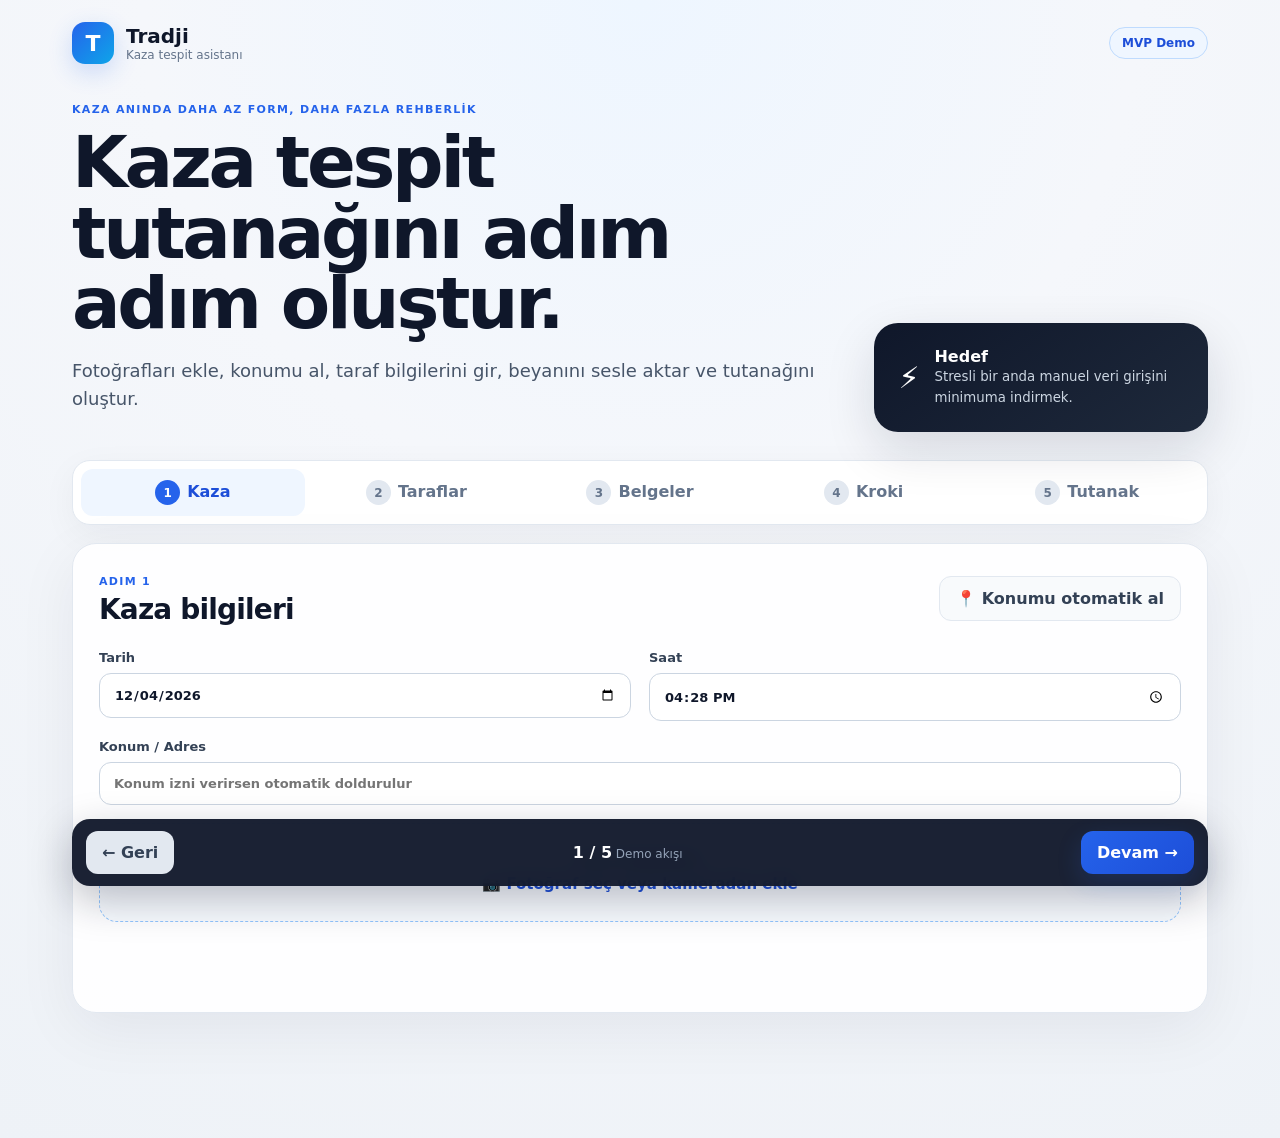
<file: index.html>
<!doctype html>
<html lang="tr">
<head>
  <meta charset="utf-8" />
  <meta name="viewport" content="width=device-width, initial-scale=1" />
  <meta name="theme-color" content="#0f172a" />
  <title>Tradji | Kaza Tespit Asistanı</title>
  <link rel="stylesheet" href="styles.css" />
</head>
<body>
  <main class="app-shell">
    <header class="topbar">
      <div class="brand-wrap">
        <div class="logo">T</div>
        <div>
          <strong>Tradji</strong>
          <span>Kaza tespit asistanı</span>
        </div>
      </div>
      <div class="status-pill">MVP Demo</div>
    </header>

    <section class="hero">
      <div>
        <p class="eyebrow">KAZA ANINDA DAHA AZ FORM, DAHA FAZLA REHBERLİK</p>
        <h1>Kaza tespit tutanağını adım adım oluştur.</h1>
        <p class="lead">Fotoğrafları ekle, konumu al, taraf bilgilerini gir, beyanını sesle aktar ve tutanağını oluştur.</p>
      </div>
      <div class="hero-card">
        <span class="hero-icon">⚡</span>
        <div><b>Hedef</b><br><small>Stresli bir anda manuel veri girişini minimuma indirmek.</small></div>
      </div>
    </section>

    <nav class="steps" aria-label="İşlem adımları">
      <button class="step active" data-step="1"><span>1</span>Kaza</button>
      <button class="step" data-step="2"><span>2</span>Taraflar</button>
      <button class="step" data-step="3"><span>3</span>Belgeler</button>
      <button class="step" data-step="4"><span>4</span>Kroki</button>
      <button class="step" data-step="5"><span>5</span>Tutanak</button>
    </nav>

    <section class="panel active" id="panel-1">
      <div class="panel-heading">
        <div><span class="kicker">ADIM 1</span><h2>Kaza bilgileri</h2></div>
        <button class="ghost" id="locationBtn">📍 Konumu otomatik al</button>
      </div>
      <div class="grid two">
        <label>Tarih<input id="accidentDate" type="date" /></label>
        <label>Saat<input id="accidentTime" type="time" /></label>
        <label class="full">Konum / Adres<input id="location" placeholder="Konum izni verirsen otomatik doldurulur" /></label>
        <label class="full upload">Kaza fotoğrafları<input id="accidentPhotos" type="file" accept="image/*" multiple /><span>📷 Fotoğraf seç veya kameradan ekle</span></label>
      </div>
      <div id="photoPreview" class="photo-preview"></div>
    </section>

    <section class="panel" id="panel-2">
      <div class="panel-heading"><div><span class="kicker">ADIM 2</span><h2>Sürücü ve araç bilgileri</h2></div></div>
      <div class="party-grid">
        <article class="party-card">
          <div class="party-title"><span>A</span><h3>Benim aracım</h3></div>
          <label>Ad Soyad<input id="aName" placeholder="Ad Soyad" /></label>
          <label>Plaka<input id="aPlate" placeholder="34 ABC 123" /></label>
          <label>Telefon<input id="aPhone" placeholder="05xx xxx xx xx" /></label>
          <label>Sigorta Şirketi<input id="aInsurance" placeholder="Sigorta şirketi" /></label>
        </article>
        <article class="party-card">
          <div class="party-title orange"><span>B</span><h3>Karşı taraf</h3></div>
          <label>Ad Soyad<input id="bName" placeholder="Ad Soyad" /></label>
          <label>Plaka<input id="bPlate" placeholder="34 XYZ 987" /></label>
          <label>Telefon<input id="bPhone" placeholder="05xx xxx xx xx" /></label>
          <label>Sigorta Şirketi<input id="bInsurance" placeholder="Sigorta şirketi" /></label>
        </article>
      </div>
    </section>

    <section class="panel" id="panel-3">
      <div class="panel-heading"><div><span class="kicker">ADIM 3</span><h2>Belgeleri ekle</h2></div><span class="hint">Faz 2: OCR ile otomatik okuma</span></div>
      <div class="doc-grid">
        <label class="doc-card">🪪<b>Ehliyet</b><span>Fotoğraf yükle</span><input type="file" accept="image/*" /></label>
        <label class="doc-card">🚘<b>Ruhsat</b><span>Fotoğraf yükle</span><input type="file" accept="image/*" /></label>
        <label class="doc-card">🛡️<b>Sigorta Poliçesi</b><span>Fotoğraf yükle</span><input type="file" accept="image/*" /></label>
      </div>
      <div class="notice">💡 Gelecek sürümde belge fotoğrafından plaka, kimlik, poliçe ve araç alanlarının otomatik doldurulması hedefleniyor.</div>
    </section>

    <section class="panel" id="panel-4">
      <div class="panel-heading"><div><span class="kicker">ADIM 4</span><h2>Kaza krokisi ve beyan</h2></div></div>
      <div class="sketch-wrap">
        <div class="road-canvas">
          <div class="road road-v"></div><div class="road road-h"></div>
          <div class="car car-a" id="carA">A</div>
          <div class="car car-b" id="carB">B</div>
          <span class="drag-note">Araçları sürükleyerek konumlandır</span>
        </div>
        <div class="statement">
          <label>Kaza beyanı<textarea id="statement" rows="7" placeholder="Kazayı kendi cümlelerinle anlat veya mikrofonu kullan..."></textarea></label>
          <button class="voice" id="voiceBtn">🎙️ Sesli anlatımı başlat</button>
          <small>Tarayıcı destekliyorsa konuşman metne dönüştürülür.</small>
        </div>
      </div>
    </section>

    <section class="panel" id="panel-5">
      <div class="panel-heading"><div><span class="kicker">ADIM 5</span><h2>Tutanak önizleme</h2></div><button class="primary" id="printBtn">🖨️ Yazdır / PDF Kaydet</button></div>
      <article class="report" id="report">
        <div class="report-head"><div><b>TRADJI</b><span>Dijital Kaza Tespit Taslağı</span></div><div id="reportDate"></div></div>
        <div class="report-section"><h4>Kaza Bilgileri</h4><p id="reportAccident">Henüz bilgi girilmedi.</p></div>
        <div class="report-columns">
          <div><h4>A Aracı</h4><p id="reportA">Henüz bilgi girilmedi.</p></div>
          <div><h4>B Aracı</h4><p id="reportB">Henüz bilgi girilmedi.</p></div>
        </div>
        <div class="report-section"><h4>Sürücü Beyanı</h4><p id="reportStatement">Henüz beyan girilmedi.</p></div>
        <div class="signature-grid"><div>Taraf A İmza</div><div>Taraf B İmza</div></div>
      </article>
      <p class="legal-note">Bu ekran yatırımcı ve ürün doğrulama amacıyla hazırlanmış MVP demosudur. Resmî belge geçerliliği ayrıca doğrulanmalıdır.</p>
    </section>

    <footer class="actionbar">
      <button class="secondary" id="prevBtn" disabled>← Geri</button>
      <div><b id="stepCounter">1 / 5</b><span> Demo akışı</span></div>
      <button class="primary" id="nextBtn">Devam →</button>
    </footer>
  </main>

  <script src="app.js"></script>
</body>
</html>
</file>
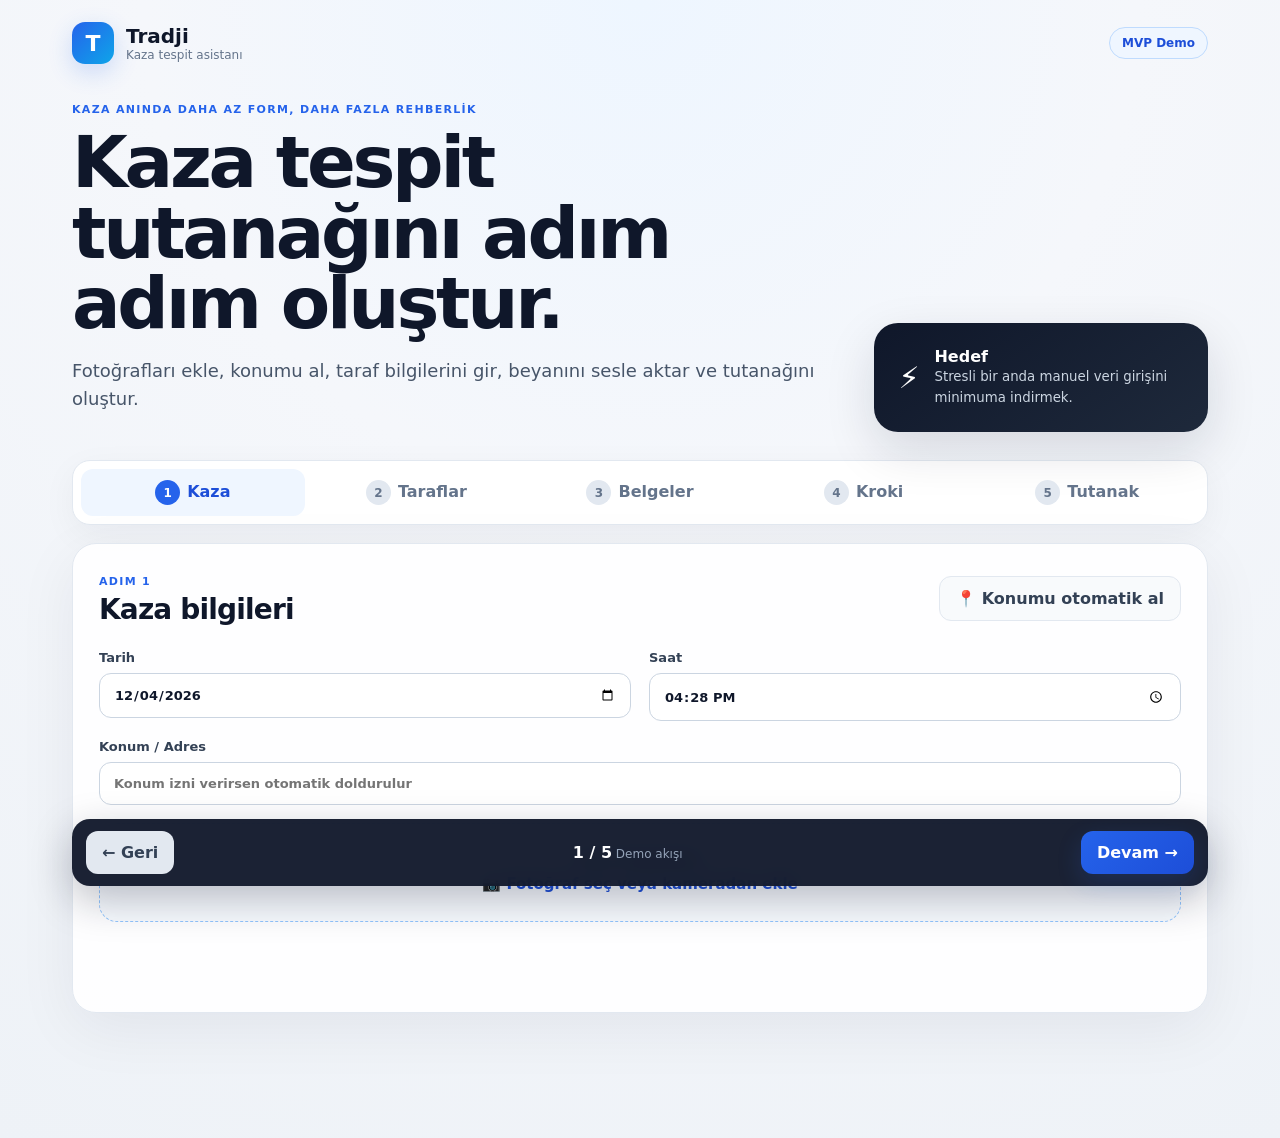
<file: vercel-import.html>
<!doctype html><html lang="tr"><head><meta charset="utf-8"><meta name="viewport" content="width=device-width,initial-scale=1"><meta name="theme-color" content="#0f172a"><title>Tradji | Kaza Tespit Asistanı</title><style>:root{--ink:#0f172a;--muted:#64748b;--line:#e2e8f0;--blue:#2563eb;--blue2:#0ea5e9;--orange:#f97316}*{box-sizing:border-box}body{margin:0;font-family:Inter,system-ui,-apple-system,BlinkMacSystemFont,"Segoe UI",sans-serif;background:radial-gradient(circle at top,#eef6ff 0,#f5f7fb 38%,#eef2f7 100%);color:var(--ink)}button,input,textarea{font:inherit}.app-shell{max-width:1180px;margin:0 auto;min-height:100vh;padding:22px}.topbar{display:flex;justify-content:space-between;align-items:center;margin-bottom:28px}.brand-wrap{display:flex;align-items:center;gap:12px}.brand-wrap strong{display:block;font-size:20px}.brand-wrap span{display:block;font-size:12px;color:var(--muted)}.logo{width:42px;height:42px;border-radius:13px;background:linear-gradient(135deg,var(--blue),var(--blue2));display:grid;place-items:center;color:#fff;font-weight:900;font-size:22px;box-shadow:0 8px 24px #2563eb33}.status-pill{padding:8px 12px;border:1px solid #bfdbfe;background:#eff6ff;color:#1d4ed8;border-radius:999px;font-size:12px;font-weight:800}.hero{display:grid;grid-template-columns:1.4fr .6fr;gap:24px;align-items:end;margin:20px 0 28px}.eyebrow,.kicker{font-size:11px;font-weight:900;letter-spacing:.12em;color:var(--blue)}h1{font-size:clamp(36px,6vw,72px);line-height:.98;margin:8px 0 14px;max-width:900px;letter-spacing:-.045em}.lead{font-size:18px;line-height:1.6;color:#475569;max-width:760px}.hero-card{background:linear-gradient(145deg,#0f172a,#1e293b);color:white;border-radius:24px;padding:24px;display:flex;gap:15px;align-items:center;box-shadow:0 18px 50px #0f172a22}.hero-card small{color:#cbd5e1;line-height:1.5}.hero-icon{font-size:30px}.steps{display:grid;grid-template-columns:repeat(5,1fr);background:#fff;padding:8px;border:1px solid var(--line);border-radius:18px;box-shadow:0 10px 35px #0f172a0c;margin-bottom:18px}.step{border:0;background:transparent;padding:11px 8px;color:#64748b;font-weight:800;border-radius:12px;cursor:pointer}.step span{display:inline-grid;place-items:center;width:25px;height:25px;margin-right:7px;border-radius:50%;background:#e2e8f0;font-size:12px}.step.active{background:#eff6ff;color:#1d4ed8}.step.active span{background:var(--blue);color:#fff}.panel{display:none;background:rgba(255,255,255,.94);border:1px solid var(--line);border-radius:24px;padding:26px;box-shadow:0 16px 60px #0f172a10;min-height:470px}.panel.active{display:block}.panel-heading{display:flex;align-items:center;justify-content:space-between;gap:16px;margin-bottom:24px}.panel-heading h2{margin:4px 0 0;font-size:28px;letter-spacing:-.03em}.grid.two{display:grid;grid-template-columns:1fr 1fr;gap:18px}.full{grid-column:1/-1}label{display:flex;flex-direction:column;gap:8px;color:#334155;font-size:13px;font-weight:800}input,textarea{border:1px solid #cbd5e1;border-radius:12px;padding:13px 14px;background:#fff;color:#0f172a;outline:none}input:focus,textarea:focus{border-color:#60a5fa;box-shadow:0 0 0 4px #dbeafe}.upload{border:1.5px dashed #93c5fd;background:#f8fbff;border-radius:18px;padding:28px;align-items:center;cursor:pointer}.upload input,.doc-card input{display:none}.upload span{color:#1d4ed8;font-size:15px}.photo-preview{display:flex;gap:12px;flex-wrap:wrap;margin-top:16px}.photo-preview img{width:112px;height:90px;object-fit:cover;border-radius:14px;border:1px solid var(--line)}.party-grid{display:grid;grid-template-columns:1fr 1fr;gap:20px}.party-card{border:1px solid var(--line);padding:20px;border-radius:20px;background:#fbfdff;display:grid;gap:14px}.party-title{display:flex;align-items:center;gap:10px}.party-title span{width:34px;height:34px;border-radius:10px;display:grid;place-items:center;background:#dbeafe;color:#1d4ed8;font-weight:900}.party-title.orange span{background:#ffedd5;color:#c2410c}.party-title h3{margin:0}.doc-grid{display:grid;grid-template-columns:repeat(3,1fr);gap:18px}.doc-card{min-height:170px;border:1.5px dashed #cbd5e1;border-radius:20px;align-items:center;justify-content:center;text-align:center;background:#fafcff;cursor:pointer;font-size:34px}.doc-card b,.doc-card span{font-size:14px}.doc-card span{color:var(--muted);font-weight:600}.notice{margin-top:20px;padding:16px 18px;border-radius:16px;background:#f0fdf4;color:#166534;border:1px solid #bbf7d0;font-size:13px}.hint{font-size:12px;color:#0369a1;background:#f0f9ff;padding:8px 10px;border-radius:999px}.sketch-wrap{display:grid;grid-template-columns:1.1fr .9fr;gap:22px}.road-canvas{position:relative;height:340px;background:#dbe4ea;border-radius:22px;overflow:hidden;border:1px solid #cbd5e1}.road{position:absolute;background:#475569}.road-v{width:115px;height:100%;left:50%;transform:translateX(-50%)}.road-h{height:115px;width:100%;top:50%;transform:translateY(-50%)}.road-v:after,.road-h:after{content:"";position:absolute;border-style:dashed;border-color:#f8fafc;opacity:.9}.road-v:after{height:100%;left:50%;border-width:0 0 0 3px}.road-h:after{width:100%;top:50%;border-width:3px 0 0}.car{position:absolute;width:52px;height:84px;border-radius:16px;display:grid;place-items:center;font-weight:900;color:#fff;cursor:grab;box-shadow:0 10px 22px #0f172a2d;z-index:3;user-select:none}.car-a{background:#2563eb;left:36%;top:58%}.car-b{background:#f97316;left:58%;top:25%;transform:rotate(90deg)}.drag-note{position:absolute;left:12px;bottom:12px;padding:8px 10px;background:#ffffffd9;border-radius:10px;font-size:11px;color:#475569}.statement{display:flex;flex-direction:column;gap:12px}.statement textarea{resize:vertical;min-height:170px}.voice,.primary,.secondary,.ghost{border:0;border-radius:12px;padding:12px 16px;font-weight:900;cursor:pointer}.primary{background:linear-gradient(135deg,var(--blue),#1d4ed8);color:#fff;box-shadow:0 9px 24px #2563eb2e}.secondary{background:#e2e8f0;color:#334155}.ghost{background:#f8fafc;border:1px solid var(--line);color:#334155}.voice{background:#0f172a;color:#fff}.report{border:1px solid #cbd5e1;background:white;border-radius:14px;padding:28px;min-height:430px}.report-head{display:flex;justify-content:space-between;border-bottom:2px solid #0f172a;padding-bottom:12px}.report-head b{font-size:22px}.report-head span{display:block;color:#64748b;font-size:12px}.report-section{padding:16px 0;border-bottom:1px solid var(--line)}.report h4{margin:0 0 8px}.report p{margin:0;color:#334155;line-height:1.55;white-space:pre-line}.report-columns{display:grid;grid-template-columns:1fr 1fr;border-bottom:1px solid var(--line)}.report-columns>div{padding:16px}.report-columns>div+div{border-left:1px solid var(--line)}.signature-grid{display:grid;grid-template-columns:1fr 1fr;gap:30px;margin-top:40px}.signature-grid div{border-top:1px solid #94a3b8;padding-top:10px;text-align:center;color:#64748b;font-size:12px}.legal-note{font-size:11px;color:#64748b}.actionbar{position:sticky;bottom:14px;margin:18px 0;display:flex;justify-content:space-between;align-items:center;background:#0f172af2;color:#fff;padding:12px 14px;border-radius:18px;box-shadow:0 14px 40px #0f172a45;backdrop-filter:blur(10px)}.actionbar span{color:#94a3b8;font-size:12px}@media(max-width:800px){.hero,.party-grid,.sketch-wrap{grid-template-columns:1fr}.hero-card{display:none}.steps{grid-template-columns:repeat(5,1fr);overflow:auto}.step{font-size:0}.step span{font-size:12px;margin:0}.grid.two,.doc-grid,.report-columns{grid-template-columns:1fr}.report-columns>div+div{border-left:0;border-top:1px solid var(--line)}.panel{padding:18px}.panel-heading{align-items:flex-start;flex-direction:column}.app-shell{padding:14px}h1{font-size:44px}.actionbar>div{display:none}}@media print{body{background:#fff}.topbar,.hero,.steps,.panel:not(#panel-5),.panel-heading,.legal-note,.actionbar{display:none!important}#panel-5{display:block!important;border:0;box-shadow:none;padding:0}.report{border:0;padding:0}.app-shell{max-width:none;padding:0}}</style></head><body><main class="app-shell"><header class="topbar"><div class="brand-wrap"><div class="logo">T</div><div><strong>Tradji</strong><span>Kaza tespit asistanı</span></div></div><div class="status-pill">MVP Demo</div></header><section class="hero"><div><p class="eyebrow">KAZA ANINDA DAHA AZ FORM, DAHA FAZLA REHBERLİK</p><h1>Kaza tespit tutanağını adım adım oluştur.</h1><p class="lead">Fotoğrafları ekle, konumu al, taraf bilgilerini gir, beyanını sesle aktar ve tutanağını oluştur.</p></div><div class="hero-card"><span class="hero-icon">⚡</span><div><b>Hedef</b><br><small>Stresli bir anda manuel veri girişini minimuma indirmek.</small></div></div></section><nav class="steps" aria-label="İşlem adımları"><button class="step active"><span>1</span>Kaza</button><button class="step"><span>2</span>Taraflar</button><button class="step"><span>3</span>Belgeler</button><button class="step"><span>4</span>Kroki</button><button class="step"><span>5</span>Tutanak</button></nav><section class="panel active" id="panel-1"><div class="panel-heading"><div><span class="kicker">ADIM 1</span><h2>Kaza bilgileri</h2></div><button class="ghost" id="locationBtn">📍 Konumu otomatik al</button></div><div class="grid two"><label>Tarih<input id="accidentDate" type="date"></label><label>Saat<input id="accidentTime" type="time"></label><label class="full">Konum / Adres<input id="location" placeholder="Konum izni verirsen otomatik doldurulur"></label><label class="full upload">Kaza fotoğrafları<input id="accidentPhotos" type="file" accept="image/*" multiple><span>📷 Fotoğraf seç veya kameradan ekle</span></label></div><div id="photoPreview" class="photo-preview"></div></section><section class="panel" id="panel-2"><div class="panel-heading"><div><span class="kicker">ADIM 2</span><h2>Sürücü ve araç bilgileri</h2></div></div><div class="party-grid"><article class="party-card"><div class="party-title"><span>A</span><h3>Benim aracım</h3></div><label>Ad Soyad<input id="aName"></label><label>Plaka<input id="aPlate" placeholder="34 ABC 123"></label><label>Telefon<input id="aPhone"></label><label>Sigorta Şirketi<input id="aInsurance"></label></article><article class="party-card"><div class="party-title orange"><span>B</span><h3>Karşı taraf</h3></div><label>Ad Soyad<input id="bName"></label><label>Plaka<input id="bPlate" placeholder="34 XYZ 987"></label><label>Telefon<input id="bPhone"></label><label>Sigorta Şirketi<input id="bInsurance"></label></article></div></section><section class="panel" id="panel-3"><div class="panel-heading"><div><span class="kicker">ADIM 3</span><h2>Belgeleri ekle</h2></div><span class="hint">Faz 2: OCR ile otomatik okuma</span></div><div class="doc-grid"><label class="doc-card">🪪<b>Ehliyet</b><span>Fotoğraf yükle</span><input type="file" accept="image/*"></label><label class="doc-card">🚘<b>Ruhsat</b><span>Fotoğraf yükle</span><input type="file" accept="image/*"></label><label class="doc-card">🛡️<b>Sigorta Poliçesi</b><span>Fotoğraf yükle</span><input type="file" accept="image/*"></label></div><div class="notice">💡 Gelecek sürümde belge fotoğrafından plaka, kimlik, poliçe ve araç alanlarının otomatik doldurulması hedefleniyor.</div></section><section class="panel" id="panel-4"><div class="panel-heading"><div><span class="kicker">ADIM 4</span><h2>Kaza krokisi ve beyan</h2></div></div><div class="sketch-wrap"><div class="road-canvas"><div class="road road-v"></div><div class="road road-h"></div><div class="car car-a" id="carA">A</div><div class="car car-b" id="carB">B</div><span class="drag-note">Araçları sürükleyerek konumlandır</span></div><div class="statement"><label>Kaza beyanı<textarea id="statement" rows="7"></textarea></label><button class="voice" id="voiceBtn">🎙️ Sesli anlatımı başlat</button><small>Tarayıcı destekliyorsa konuşman metne dönüştürülür.</small></div></div></section><section class="panel" id="panel-5"><div class="panel-heading"><div><span class="kicker">ADIM 5</span><h2>Tutanak önizleme</h2></div><button class="primary" id="printBtn">🖨️ Yazdır / PDF Kaydet</button></div><article class="report"><div class="report-head"><div><b>TRADJI</b><span>Dijital Kaza Tespit Taslağı</span></div><div id="reportDate"></div></div><div class="report-section"><h4>Kaza Bilgileri</h4><p id="reportAccident">Henüz bilgi girilmedi.</p></div><div class="report-columns"><div><h4>A Aracı</h4><p id="reportA">Henüz bilgi girilmedi.</p></div><div><h4>B Aracı</h4><p id="reportB">Henüz bilgi girilmedi.</p></div></div><div class="report-section"><h4>Sürücü Beyanı</h4><p id="reportStatement">Henüz beyan girilmedi.</p></div><div class="signature-grid"><div>Taraf A İmza</div><div>Taraf B İmza</div></div></article><p class="legal-note">Bu ekran yatırımcı ve ürün doğrulama amacıyla hazırlanmış MVP demosudur. Resmî belge geçerliliği ayrıca doğrulanmalıdır.</p></section><footer class="actionbar"><button class="secondary" id="prevBtn" disabled>← Geri</button><div><b id="stepCounter">1 / 5</b><span> Demo akışı</span></div><button class="primary" id="nextBtn">Devam →</button></footer></main><script>const steps=[...document.querySelectorAll('.step')],panels=[...document.querySelectorAll('.panel')];let current=1;const $=id=>document.getElementById(id);function showStep(n){current=Math.max(1,Math.min(5,n));steps.forEach((s,i)=>s.classList.toggle('active',i===current-1));panels.forEach((p,i)=>p.classList.toggle('active',i===current-1));$('prevBtn').disabled=current===1;$('nextBtn').textContent=current===5?'Tutanağı Görüntüle':'Devam →';$('stepCounter').textContent=`${current} / 5`;if(current===5)refreshReport()}steps.forEach((s,i)=>s.addEventListener('click',()=>showStep(i+1)));$('prevBtn').onclick=()=>showStep(current-1);$('nextBtn').onclick=()=>showStep(current===5?5:current+1);const now=new Date(),pad=n=>String(n).padStart(2,'0');$('accidentDate').value=`${now.getFullYear()}-${pad(now.getMonth()+1)}-${pad(now.getDate())}`;$('accidentTime').value=`${pad(now.getHours())}:${pad(now.getMinutes())}`;$('locationBtn').onclick=()=>{if(!navigator.geolocation){$('location').value='Tarayıcı konumu desteklemiyor';return}navigator.geolocation.getCurrentPosition(p=>{$('location').value=`${p.coords.latitude.toFixed(6)}, ${p.coords.longitude.toFixed(6)}`},()=>alert('Konum alınamadı. Tarayıcı iznini kontrol edin.'),{enableHighAccuracy:true,timeout:10000})};$('accidentPhotos').onchange=e=>{const h=$('photoPreview');h.innerHTML='';[...e.target.files].slice(0,6).forEach(f=>{const img=document.createElement('img');img.src=URL.createObjectURL(f);h.appendChild(img)})};function drag(el){let d=false,ox=0,oy=0;el.onpointerdown=e=>{d=true;el.setPointerCapture(e.pointerId);const r=el.getBoundingClientRect();ox=e.clientX-r.left;oy=e.clientY-r.top};el.onpointermove=e=>{if(!d)return;const p=el.parentElement.getBoundingClientRect();let x=Math.max(0,Math.min(p.width-el.offsetWidth,e.clientX-p.left-ox)),y=Math.max(0,Math.min(p.height-el.offsetHeight,e.clientY-p.top-oy));el.style.left=x+'px';el.style.top=y+'px'};el.onpointerup=()=>d=false}drag($('carA'));drag($('carB'));$('voiceBtn').onclick=()=>{const SR=window.SpeechRecognition||window.webkitSpeechRecognition;if(!SR)return alert('Bu tarayıcı ses tanımayı desteklemiyor.');const r=new SR();r.lang='tr-TR';r.onresult=e=>$('statement').value=($('statement').value+' '+e.results[0][0].transcript).trim();r.start()};const line=(...a)=>a.filter(Boolean).join(' • ')||'Henüz bilgi girilmedi.';function refreshReport(){$('reportDate').textContent=`${$('accidentDate').value||''} ${$('accidentTime').value||''}`;$('reportAccident').textContent=line($('location').value);$('reportA').textContent=line($('aName').value,$('aPlate').value,$('aPhone').value,$('aInsurance').value);$('reportB').textContent=line($('bName').value,$('bPlate').value,$('bPhone').value,$('bInsurance').value);$('reportStatement').textContent=$('statement').value||'Henüz beyan girilmedi.'}$('printBtn').onclick=()=>{refreshReport();window.print()};</script></body></html>
</file>
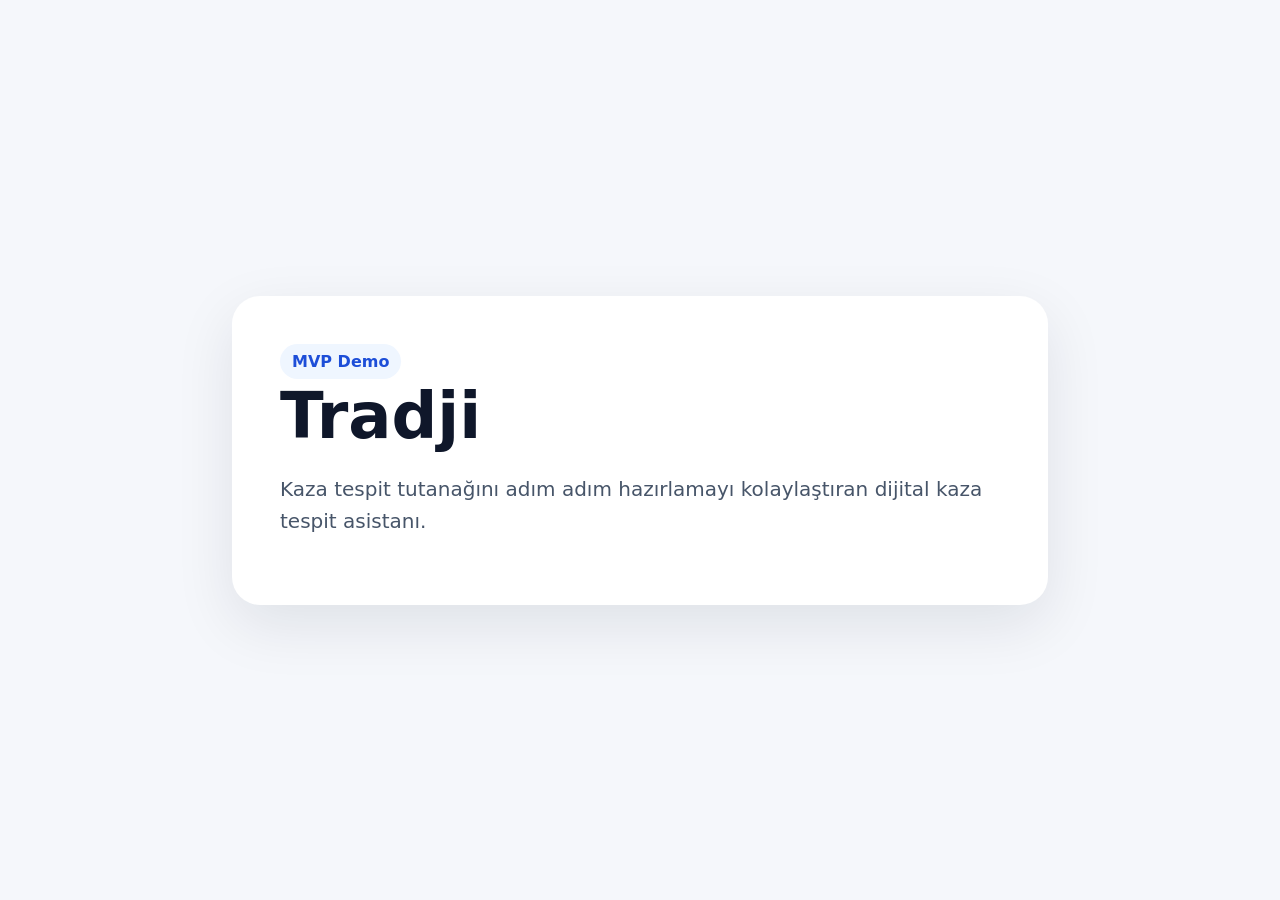
<file: vercel-smoke.html>
<!doctype html><html lang="tr"><head><meta charset="utf-8"><meta name="viewport" content="width=device-width,initial-scale=1"><title>Tradji</title><style>body{margin:0;font-family:system-ui;background:#f5f7fb;color:#0f172a;display:grid;place-items:center;min-height:100vh}.card{max-width:720px;background:white;padding:48px;border-radius:28px;box-shadow:0 20px 60px #0f172a18}h1{font-size:64px;margin:0 0 12px}p{font-size:20px;line-height:1.6;color:#475569}.pill{display:inline-block;padding:8px 12px;border-radius:999px;background:#eff6ff;color:#1d4ed8;font-weight:700}</style></head><body><main class="card"><span class="pill">MVP Demo</span><h1>Tradji</h1><p>Kaza tespit tutanağını adım adım hazırlamayı kolaylaştıran dijital kaza tespit asistanı.</p></main></body></html>
</file>
<file: styles.css>
:root{--ink:#0f172a;--muted:#64748b;--line:#e2e8f0;--paper:#fff;--bg:#f5f7fb;--blue:#2563eb;--blue2:#0ea5e9;--orange:#f97316;--green:#10b981}*{box-sizing:border-box}body{margin:0;font-family:Inter,system-ui,-apple-system,BlinkMacSystemFont,"Segoe UI",sans-serif;background:radial-gradient(circle at top,#eef6ff 0,#f5f7fb 38%,#eef2f7 100%);color:var(--ink)}button,input,textarea{font:inherit}.app-shell{max-width:1180px;margin:0 auto;min-height:100vh;padding:22px}.topbar{display:flex;justify-content:space-between;align-items:center;margin-bottom:28px}.brand-wrap{display:flex;align-items:center;gap:12px}.brand-wrap strong{display:block;font-size:20px}.brand-wrap span{display:block;font-size:12px;color:var(--muted)}.logo{width:42px;height:42px;border-radius:13px;background:linear-gradient(135deg,var(--blue),var(--blue2));display:grid;place-items:center;color:#fff;font-weight:900;font-size:22px;box-shadow:0 8px 24px #2563eb33}.status-pill{padding:8px 12px;border:1px solid #bfdbfe;background:#eff6ff;color:#1d4ed8;border-radius:999px;font-size:12px;font-weight:800}.hero{display:grid;grid-template-columns:1.4fr .6fr;gap:24px;align-items:end;margin:20px 0 28px}.eyebrow,.kicker{font-size:11px;font-weight:900;letter-spacing:.12em;color:var(--blue)}h1{font-size:clamp(36px,6vw,72px);line-height:.98;margin:8px 0 14px;max-width:900px;letter-spacing:-.045em}.lead{font-size:18px;line-height:1.6;color:#475569;max-width:760px}.hero-card{background:linear-gradient(145deg,#0f172a,#1e293b);color:white;border-radius:24px;padding:24px;display:flex;gap:15px;align-items:center;box-shadow:0 18px 50px #0f172a22}.hero-card small{color:#cbd5e1;line-height:1.5}.hero-icon{font-size:30px}.steps{display:grid;grid-template-columns:repeat(5,1fr);background:#fff;padding:8px;border:1px solid var(--line);border-radius:18px;box-shadow:0 10px 35px #0f172a0c;margin-bottom:18px}.step{border:0;background:transparent;padding:11px 8px;color:#64748b;font-weight:800;border-radius:12px;cursor:pointer}.step span{display:inline-grid;place-items:center;width:25px;height:25px;margin-right:7px;border-radius:50%;background:#e2e8f0;font-size:12px}.step.active{background:#eff6ff;color:#1d4ed8}.step.active span{background:var(--blue);color:#fff}.panel{display:none;background:rgba(255,255,255,.94);border:1px solid var(--line);border-radius:24px;padding:26px;box-shadow:0 16px 60px #0f172a10;min-height:470px}.panel.active{display:block}.panel-heading{display:flex;align-items:center;justify-content:space-between;gap:16px;margin-bottom:24px}.panel-heading h2{margin:4px 0 0;font-size:28px;letter-spacing:-.03em}.grid.two{display:grid;grid-template-columns:1fr 1fr;gap:18px}.full{grid-column:1/-1}label{display:flex;flex-direction:column;gap:8px;color:#334155;font-size:13px;font-weight:800}input,textarea{border:1px solid #cbd5e1;border-radius:12px;padding:13px 14px;background:#fff;color:#0f172a;outline:none;transition:.2s}input:focus,textarea:focus{border-color:#60a5fa;box-shadow:0 0 0 4px #dbeafe}.upload{border:1.5px dashed #93c5fd;background:#f8fbff;border-radius:18px;padding:28px;align-items:center;cursor:pointer}.upload input,.doc-card input{display:none}.upload span{color:#1d4ed8;font-size:15px}.photo-preview{display:flex;gap:12px;flex-wrap:wrap;margin-top:16px}.photo-preview img{width:112px;height:90px;object-fit:cover;border-radius:14px;border:1px solid var(--line)}.party-grid{display:grid;grid-template-columns:1fr 1fr;gap:20px}.party-card{border:1px solid var(--line);padding:20px;border-radius:20px;background:#fbfdff;display:grid;gap:14px}.party-title{display:flex;align-items:center;gap:10px}.party-title span{width:34px;height:34px;border-radius:10px;display:grid;place-items:center;background:#dbeafe;color:#1d4ed8;font-weight:900}.party-title.orange span{background:#ffedd5;color:#c2410c}.party-title h3{margin:0}.doc-grid{display:grid;grid-template-columns:repeat(3,1fr);gap:18px}.doc-card{min-height:170px;border:1.5px dashed #cbd5e1;border-radius:20px;align-items:center;justify-content:center;text-align:center;background:#fafcff;cursor:pointer;font-size:34px}.doc-card b,.doc-card span{font-size:14px}.doc-card span{color:var(--muted);font-weight:600}.notice{margin-top:20px;padding:16px 18px;border-radius:16px;background:#f0fdf4;color:#166534;border:1px solid #bbf7d0;font-size:13px}.hint{font-size:12px;color:#0369a1;background:#f0f9ff;padding:8px 10px;border-radius:999px}.sketch-wrap{display:grid;grid-template-columns:1.1fr .9fr;gap:22px}.road-canvas{position:relative;height:340px;background:#dbe4ea;border-radius:22px;overflow:hidden;border:1px solid #cbd5e1}.road{position:absolute;background:#475569}.road-v{width:115px;height:100%;left:50%;transform:translateX(-50%)}.road-h{height:115px;width:100%;top:50%;transform:translateY(-50%)}.road-v:after,.road-h:after{content:"";position:absolute;border-style:dashed;border-color:#f8fafc;opacity:.9}.road-v:after{height:100%;left:50%;border-width:0 0 0 3px}.road-h:after{width:100%;top:50%;border-width:3px 0 0}.car{position:absolute;width:52px;height:84px;border-radius:16px;display:grid;place-items:center;font-weight:900;color:#fff;cursor:grab;box-shadow:0 10px 22px #0f172a2d;z-index:3;user-select:none}.car-a{background:#2563eb;left:36%;top:58%}.car-b{background:#f97316;left:58%;top:25%;transform:rotate(90deg)}.drag-note{position:absolute;left:12px;bottom:12px;padding:8px 10px;background:#ffffffd9;border-radius:10px;font-size:11px;color:#475569}.statement{display:flex;flex-direction:column;gap:12px}.statement textarea{resize:vertical;min-height:170px}.voice,.primary,.secondary,.ghost{border:0;border-radius:12px;padding:12px 16px;font-weight:900;cursor:pointer}.primary{background:linear-gradient(135deg,var(--blue),#1d4ed8);color:#fff;box-shadow:0 9px 24px #2563eb2e}.secondary{background:#e2e8f0;color:#334155}.ghost{background:#f8fafc;border:1px solid var(--line);color:#334155}.voice{background:#0f172a;color:#fff}.report{border:1px solid #cbd5e1;background:white;border-radius:14px;padding:28px;min-height:430px}.report-head{display:flex;justify-content:space-between;border-bottom:2px solid #0f172a;padding-bottom:12px}.report-head b{font-size:22px}.report-head span{display:block;color:#64748b;font-size:12px}.report-section{padding:16px 0;border-bottom:1px solid var(--line)}.report h4{margin:0 0 8px}.report p{margin:0;color:#334155;line-height:1.55;white-space:pre-line}.report-columns{display:grid;grid-template-columns:1fr 1fr;border-bottom:1px solid var(--line)}.report-columns>div{padding:16px}.report-columns>div+div{border-left:1px solid var(--line)}.signature-grid{display:grid;grid-template-columns:1fr 1fr;gap:30px;margin-top:40px}.signature-grid div{border-top:1px solid #94a3b8;padding-top:10px;text-align:center;color:#64748b;font-size:12px}.legal-note{font-size:11px;color:#64748b}.actionbar{position:sticky;bottom:14px;margin:18px 0;display:flex;justify-content:space-between;align-items:center;background:#0f172af2;color:#fff;padding:12px 14px;border-radius:18px;box-shadow:0 14px 40px #0f172a45;backdrop-filter:blur(10px)}.actionbar span{color:#94a3b8;font-size:12px}@media(max-width:800px){.hero,.party-grid,.sketch-wrap{grid-template-columns:1fr}.hero-card{display:none}.steps{grid-template-columns:repeat(5,1fr);overflow:auto}.step{font-size:0}.step span{font-size:12px;margin:0}.grid.two,.doc-grid,.report-columns{grid-template-columns:1fr}.report-columns>div+div{border-left:0;border-top:1px solid var(--line)}.panel{padding:18px}.panel-heading{align-items:flex-start;flex-direction:column}.app-shell{padding:14px}h1{font-size:44px}.actionbar>div{display:none}}@media print{body{background:#fff}.topbar,.hero,.steps,.panel:not(#panel-5),.panel-heading,.legal-note,.actionbar{display:none!important}#panel-5{display:block!important;border:0;box-shadow:none;padding:0}.report{border:0;padding:0}.app-shell{max-width:none;padding:0}}
</file>
